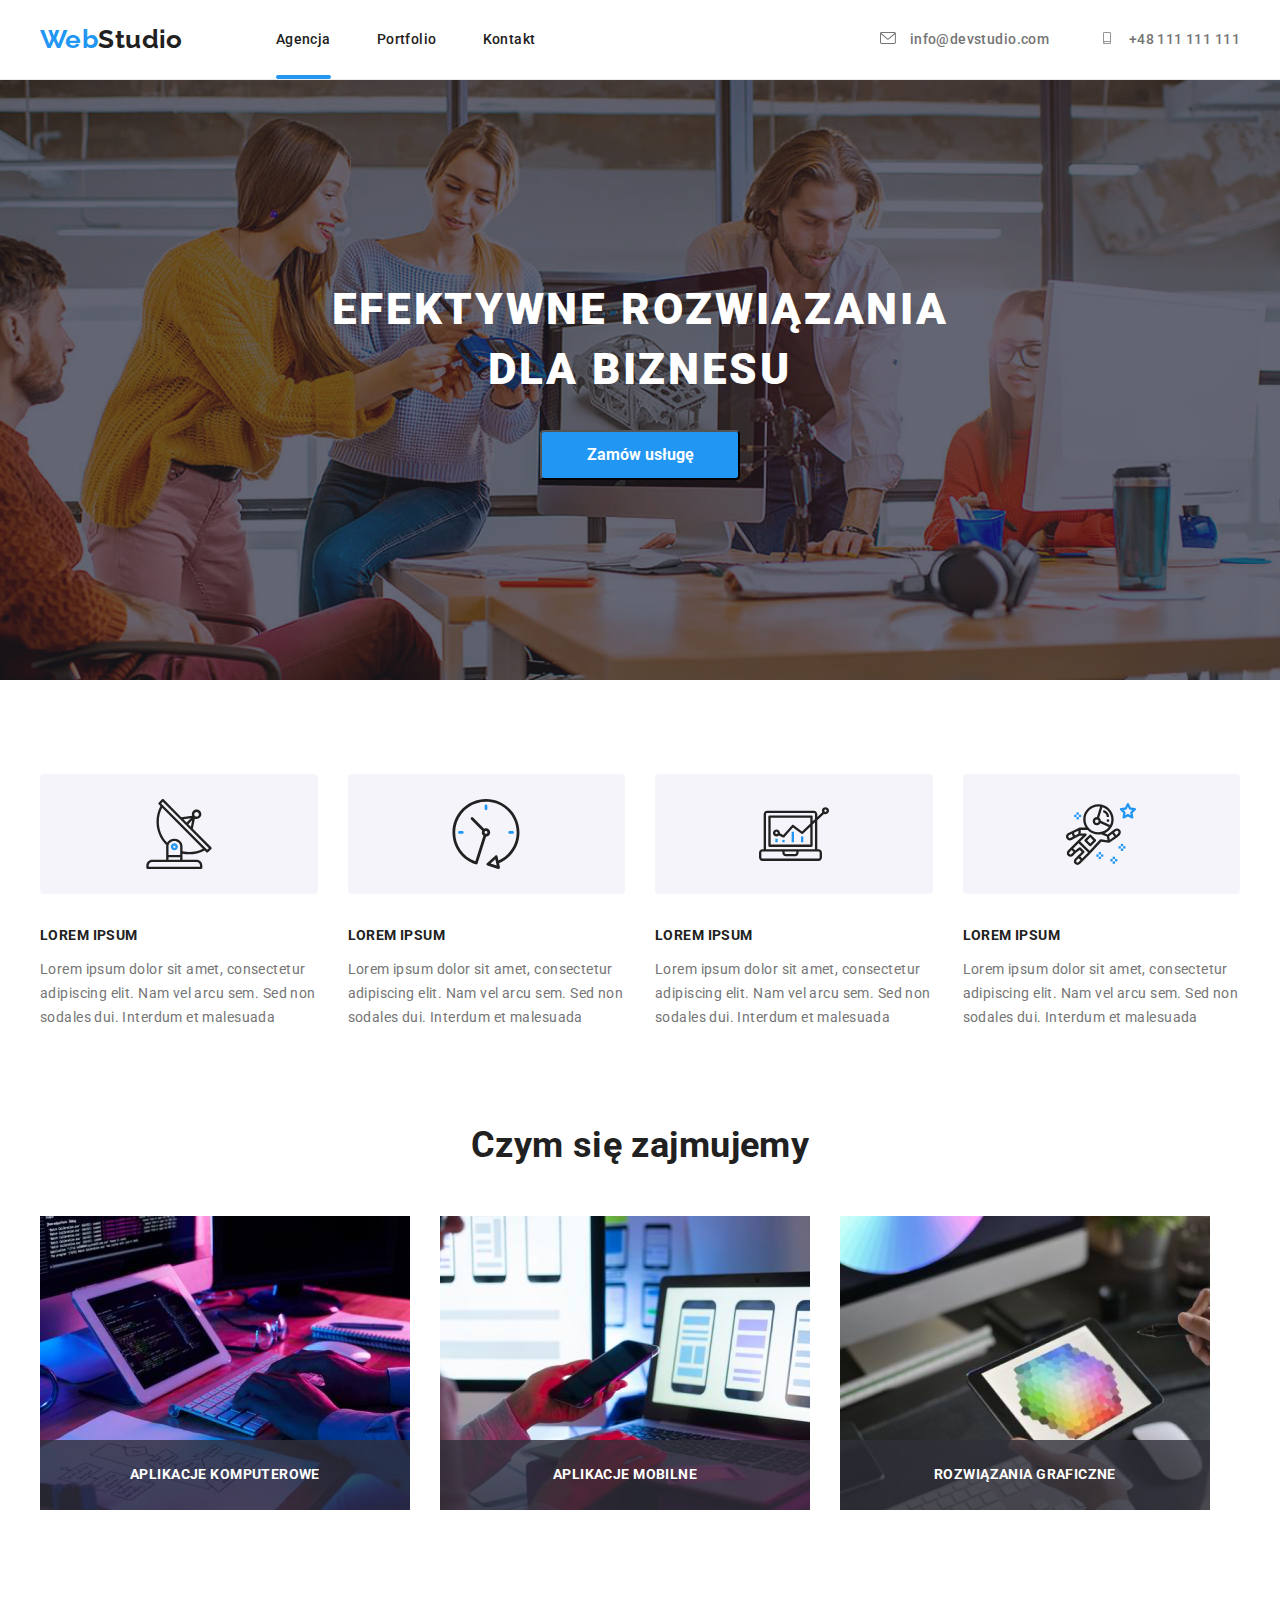
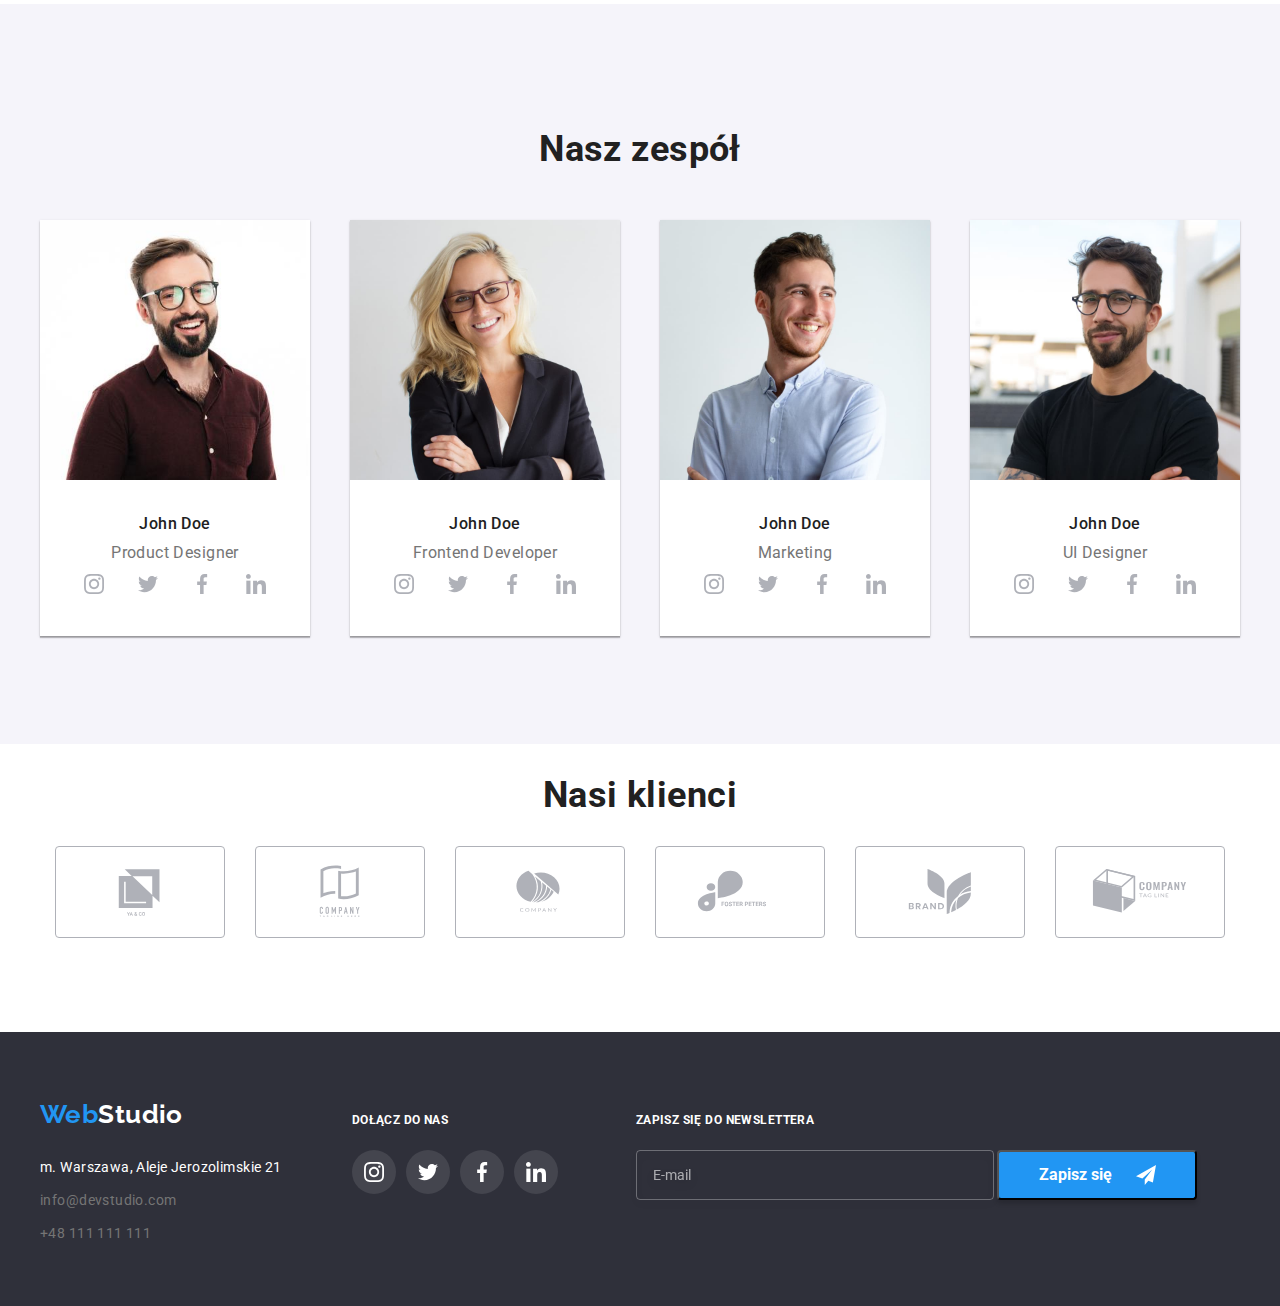
<file: index.html>
<!DOCTYPE html>
<html lang="pl">

<head>
    <meta charset="UTF-8">
    <meta name="description" content="Główna strona projektu />
    <meta name=" viewport" content="width=device-width, initial-scale=1.0">
    <link rel="stylesheet" href="./css/styles.css" />
    <link rel="stylesheet"
        href="https://cdnjs.cloudflare.com/ajax/libs/modern-normalize/1.0.0/modern-normalize.min.css" />
    <link rel="preconnect" href="https://fonts.googleapis.com">
    <link rel="preconnect" href="https://fonts.gstatic.com" crossorigin>
    <link
        href="https://fonts.googleapis.com/css2?family=Raleway:wght@700&family=Roboto:wght@400;500;700;900&display=swap"
        rel="stylesheet">
    <title>Studio</title>
</head>

<body>
    <header class="header">
        <div class="container">
            <a href="index.html" class="logo"> <span class="blue">Web</span>Studio</a>
            <div>
                <nav class="container-item1">
                    <ul class="navigation">
                        <li class="navigation-item"><a class="link active" href="index.html">Agencja</a></li>
                        <li class="navigation-item"><a class="link" href="portfolio.html">Portfolio</a></li>
                        <li class="navigation-item"><a class="link" href="">Kontakt</a></li>
                    </ul>
                </nav>
            </div>
            <div class="contact container-item1">
                <a href="mailto:info@devstudio.com" class="link mail">
                    <svg width="16px" height="12px">
                        <use href="./images/icons.svg#icon-envelope"></use>
                    </svg>
                    info@devstudio.com
                </a>
                <a href="tel:+48111111111" class="link tel">
                    <svg width="16px" height="12px">
                        <use href="./images/icons.svg#icon-smartphone"></use>
                    </svg>
                    +48 111 111 111
                </a>
            </div>
        </div>
    </header>
    <section class="advert">
        <div class="hero">
        <div class="container">
            <h1 class="title advert-item">EFEKTYWNE ROZWIĄZANIA DLA BIZNESU</h1>
            <button class="button1 advert-item" type="button" data-modal-open>Zamów usługę</button>
        </div>
        </div>
    </section>
    <section>
        <div class="container">
            <ul class="list1">
                <li class="text1">
                    <div class="lorem-icon">
                        <svg width="70px" height="70px">
                            <use href="./images/icons.svg#icon-antenna"></use>
                        </svg>
                    </div>
                    <div class="text1-title">LOREM IPSUM</div>
                    <div class="text1-text">Lorem ipsum dolor sit amet, consectetur adipiscing elit. Nam vel arcu sem.
                        Sed non sodales dui. Interdum et malesuada</div>
                </li>
                <li class="text1">
                    <div class="lorem-icon">
                        <svg width="70px" height="70px">
                            <use href="./images/icons.svg#icon-clock"></use>
                        </svg>
                    </div>
                    <div class="text1-title">LOREM IPSUM</div>
                    <div class="text1-text">Lorem ipsum dolor sit amet, consectetur adipiscing elit. Nam vel arcu sem.
                        Sed non sodales dui. Interdum et malesuada</div>
                </li>
                <li class="text1">
                    <div class="lorem-icon">
                        <svg width="70px" height="70px">
                            <use href="./images/icons.svg#icon-diagram"></use>
                        </svg>
                    </div>
                    <div class="text1-title">LOREM IPSUM</div>
                    <div class="text1-text">Lorem ipsum dolor sit amet, consectetur adipiscing elit. Nam vel arcu sem.
                        Sed non sodales dui. Interdum et malesuada</div>
                </li>
                <li class="text1">
                    <div class="lorem-icon">
                        <svg width="70px" height="70px">
                            <use href="./images/icons.svg#icon-astronaut"></use>
                        </svg>
                    </div>
                    <div class="text1-title">LOREM IPSUM</div>
                    <div class="text1-text">Lorem ipsum dolor sit amet, consectetur adipiscing elit. Nam vel arcu sem.
                        Sed non sodales dui. Interdum et malesuada</div>
                </li>
            </ul>
        </div>
    </section>
    <section>
        <div class="container">
            <h2 class="title2">Czym się zajmujemy</h2>
            <ul class="list2">
                <li class="box1">
                    <img src="images/table.jpg" alt="Osoba pisząca na klawiaturze kod" width="370" height="294" />
                    <p class="box1-label">APLIKACJE KOMPUTEROWE</p>
                </li>
                <li class="box1">
                    <img src="images/layout.jpg" alt="Osoba wybierająca layout aplikacji mobilnej na telefonie"
                        width="370" height="294" />
                    <p class="box1-label">APLIKACJE MOBILNE</p>
                </li>
                <li class="box1">
                    <img src="images/colors.jpg" alt="Paleta barw na ekranie tabletu" width="370" height="294" />
                    <p class="box1-label">ROZWIĄZANIA GRAFICZNE</p>
                </li class="box1">
            </ul>
        </div>
    </section>
    <section class="team">
        <div class="container">
            <h2 class="team-title">Nasz zespół</h2>
            <ul class="johns">
                <li class="text2">
                    <figure class="team-member">
                        <img src="images/John1.jpg" alt="Portret Johna1" width="270" height="260" />
                        <figcaption class="john-figcaption">
                            <span class="accent">John Doe</span>
                            <div class="standing">Product Designer</div>
                            <ul class="social-links">
                                <li>
                                    <a class="social-links-icon" href="">
                                        <svg width="20px" height="20px" class="social-links-icon-image">
                                            <use href="./images/icons.svg#icon-instagram"></use>
                                        </svg>
                                    </a>
                                </li>
                                <li>
                                    <a class="social-links-icon" href="">
                                        <svg width="20px" height="20px" class="social-links-icon-element">
                                            <use href="./images/icons.svg#icon-twitter"></use>
                                        </svg>
                                    </a>
                                </li>
                                <li>
                                    <a class="social-links-icon" href="">
                                        <svg width="20px" height="20px">
                                            <use href="./images/icons.svg#icon-facebook"></use>
                                        </svg>
                                    </a>
                                </li>
                                <li>
                                    <a class="social-links-icon" href="">
                                        <svg width="20px" height="20px">
                                            <use href="./images/icons.svg#icon-linkedin"></use>
                                        </svg>
                                    </a>
                                </li>
                            </ul>
                        </figcaption>
                    </figure>
                </li>
                <li class="text2">
                    <figure class="team-member">
                        <img src="images/John2.jpg" alt="Portret Johna2" width="270" height="260" />
                        <figcaption class="john-figcaption">
                            <span class="accent">John Doe</span>
                            <div class="standing">Frontend Developer</div>
                            <ul class="social-links">
                                <li>
                                    <a class="social-links-icon" href="">
                                        <svg width="20px" height="20px" class="social-links-icon-image">
                                            <use href="./images/icons.svg#icon-instagram"></use>
                                        </svg>
                                    </a>
                                </li>
                                <li>
                                    <a class="social-links-icon" href="">
                                        <svg width="20px" height="20px" class="social-links-icon-element">
                                            <use href="./images/icons.svg#icon-twitter"></use>
                                        </svg>
                                    </a>
                                </li>
                                <li>
                                    <a class="social-links-icon" href="">
                                        <svg width="20px" height="20px">
                                            <use href="./images/icons.svg#icon-facebook"></use>
                                        </svg>
                                    </a>
                                </li>
                                <li>
                                    <a class="social-links-icon" href="">
                                        <svg width="20px" height="20px">
                                            <use href="./images/icons.svg#icon-linkedin"></use>
                                        </svg>
                                    </a>
                                </li>
                            </ul>
                        </figcaption>
                    </figure>
                </li>
                <li class="text2">
                    <figure class="team-member">
                        <img src="images/John3.jpg" alt="Portret Johna3" width="270" height="260" />
                        <figcaption class="john-figcaption">
                            <span class="accent">John Doe</span>
                            <div class="standing">Marketing</div>
                            <ul class="social-links">
                                <li>
                                    <a class="social-links-icon" href="">
                                        <svg width="20px" height="20px" class="social-links-icon-image">
                                            <use href="./images/icons.svg#icon-instagram"></use>
                                        </svg>
                                    </a>
                                </li>
                                <li>
                                    <a class="social-links-icon" href="">
                                        <svg width="20px" height="20px" class="social-links-icon-element">
                                            <use href="./images/icons.svg#icon-twitter"></use>
                                        </svg>
                                    </a>
                                </li>
                                <li>
                                    <a class="social-links-icon" href="">
                                        <svg width="20px" height="20px">
                                            <use href="./images/icons.svg#icon-facebook"></use>
                                        </svg>
                                    </a>
                                </li>
                                <li>
                                    <a class="social-links-icon" href="">
                                        <svg width="20px" height="20px">
                                            <use href="./images/icons.svg#icon-linkedin"></use>
                                        </svg>
                                    </a>
                                </li>
                            </ul>
                        </figcaption>
                    </figure>
                </li>
                <li class="text2">
                    <figure class="team-member">
                        <img src="images/John4.jpg" alt="Portret Johna4" width="270" height="260" />
                        <figcaption class="john-figcaption">
                            <span class="accent">John Doe</span>
                            <div class="standing">UI Designer</div>
                            <ul class="social-links">
                                <li>
                                    <a class="social-links-icon" href="">
                                        <svg width="20px" height="20px" class="social-links-icon-image">
                                            <use href="./images/icons.svg#icon-instagram"></use>
                                        </svg>
                                    </a>
                                </li>
                                <li>
                                    <a class="social-links-icon" href="">
                                        <svg width="20px" height="20px" class="social-links-icon-element">
                                            <use href="./images/icons.svg#icon-twitter"></use>
                                        </svg>
                                    </a>
                                </li>
                                <li>
                                    <a class="social-links-icon" href="">
                                        <svg width="20px" height="20px">
                                            <use href="./images/icons.svg#icon-facebook"></use>
                                        </svg>
                                    </a>
                                </li>
                                <li>
                                    <a class="social-links-icon" href="">
                                        <svg width="20px" height="20px">
                                            <use href="./images/icons.svg#icon-linkedin"></use>
                                        </svg>
                                    </a>
                                </li>
                            </ul>
                        </figcaption>
                    </figure>
                </li>
            </ul>
        </div>
    </section>
    <section>
        <div class="container">
            <h2 class="clients-title">Nasi klienci</h2>
            <ul class="clients-list">
                <li class="client">
                    <svg class="client-logo">
                        <use href="./images/icons.svg#icon-logo1"></use>
                    </svg>
                </li>
                <li class="client">
                    <svg class="client-logo">
                        <use href="./images/icons.svg#icon-logo2"></use>
                    </svg>
                </li>
                <li class="client">
                    <svg class="client-logo">
                        <use href="./images/icons.svg#icon-logo3"></use>
                    </svg>
                </li>
                <li class="client">
                    <svg class="client-logo">
                        <use href="./images/icons.svg#icon-logo4"></use>
                    </svg>
                </li>
                <li class="client">
                    <svg class="client-logo">
                        <use href="./images/icons.svg#icon-logo5"></use>
                    </svg>
                </li>
                <li class="client">
                    <svg class="client-logo">
                        <use href="./images/icons.svg#icon-logo6"></use>
                    </svg>
                </li>
            </ul>
        </div>
    </section>
    <footer class="footer">
        <div class="container footer-container">
            <div class="footer-left">
            <a href="/index.html" class="logo"> <span>Web</span>Studio</a>
            <address class="address footer-address">
                m. Warszawa, Aleje Jerozolimskie 21
            </address>
            <address class="contact">
                <a class="footer-address" href="mailto:info@devstudio.com">info@devstudio.com</a>
                <a class="footer-address" href="tel:+48111111111">+48 111 111 111</a>
            </address>
            </div>
            <div class="social-footer">
                <h5>DOŁĄCZ DO NAS</h5>
                <ul class="social-footer-links">
                    <li>
                        <a class="social-footer-links-icon" href="">
                            <svg width="20px" height="20px" class="social-links-icon-image">
                                <use href="./images/icons.svg#icon-instagram"></use>
                            </svg>
                        </a>
                    </li>
                    <li>
                        <a class="social-footer-links-icon" href="">
                            <svg width="20px" height="20px" class="social-links-icon-element">
                                <use href="./images/icons.svg#icon-twitter"></use>
                            </svg>
                        </a>
                    </li>
                    <li>
                        <a class="social-footer-links-icon" href="">
                            <svg width="20px" height="20px">
                                <use href="./images/icons.svg#icon-facebook"></use>
                            </svg>
                        </a>
                    </li>
                    <li>
                        <a class="social-footer-links-icon" href="">
                            <svg width="20px" height="20px">
                                <use href="./images/icons.svg#icon-linkedin"></use>
                            </svg>
                        </a>
                    </li>
                </ul>
            </div>
            <div class="e-mail-input">
                <h5>ZAPISZ SIĘ DO NEWSLETTERA</h5>
                <form>
                    <input type="email" placeholder="E-mail" class="footer-input" />
                    <button type="submit" class="footer-input-button">
                        <div class="footer-input-button-inside">Zapisz się
                        <svg width="20px" height="20px" class="footer-input-button-icon">
                            <use href="./images/icons.svg#icon-send"></use>
                        </svg>
                        </div>
                    </button>
                </form>
            </div>
        </div>
    </footer>
    <!-- MODAL -->
    <div class="backdrop is-hidden" data-modal>
      <div class="modal">
        <button type="button" class="close-button" data-modal-close>X</button>
        <form class="modal-form">
            <h3 class="modal-form-title">Zostaw swoje dane w formularzu poniżej</h3>
            <label for="first-name">
                <div class="modal-input-box">
                <div class="modal-form-input-title">Imie</div>
                <input id="first-name" type="text" name="first-name" class="modal-input" required/>
                <svg width="12px" height="12px" class="modal-form-icon">
                    <use href="./images/icons.svg#icon-person"></use>
                </svg>
                </div>
            </label>
            <label for="telephone-number">
                <div class="modal-input-box">
                <div class="modal-form-input-title">Telefon</div>
                <input id="telephone-number" type="tel" name="tel" class="modal-input" required/>
                <svg width="12px" height="12px" class="modal-form-icon">
                    <use href="./images/icons.svg#icon-phone"></use>
                </svg>
                </div>
            </label>
            <label for="email" class="">
                <div class="modal-input-box">
                <div class="modal-form-input-title">Email</div>
                <input id="email" type="email" name="email" class="modal-input" required/>
                <svg width="12px" height="12px" class="modal-form-icon">
                    <use href="./images/icons.svg#icon-email"></use>
                </svg>
                </div>
            </label>
            <label for="comment">
                <div class="modal-form-input-title">Komentarz</div>
                <textarea id="comment" name="comment" placeholder="Wprowadź tekst" class="modal-textarea"></textarea>
            </label>
            <div class="modal-terms">
            <input type="checkbox" name="statute-checkbox" id="user-policy" class="modal-form-policy visually-hidden" required/> 
            <label for="user-policy" class="modal-form-policy-text">
            <span>Oświadczam iż akceptuję <a class="checkbox-statute-links" href="">Regulamin</a> i <a class="checkbox-statute-links" href="">Politykę Prywatności.</a></span>
            </label>
            </div>
            <div class="modal-submit">
            <button type="submit" class="modal-form-button">Wyślij</button>
            </div>
        </form>
      </div>
    </div>
    <script src="./js/modal.js"></script>
</body>
</html>
</file>
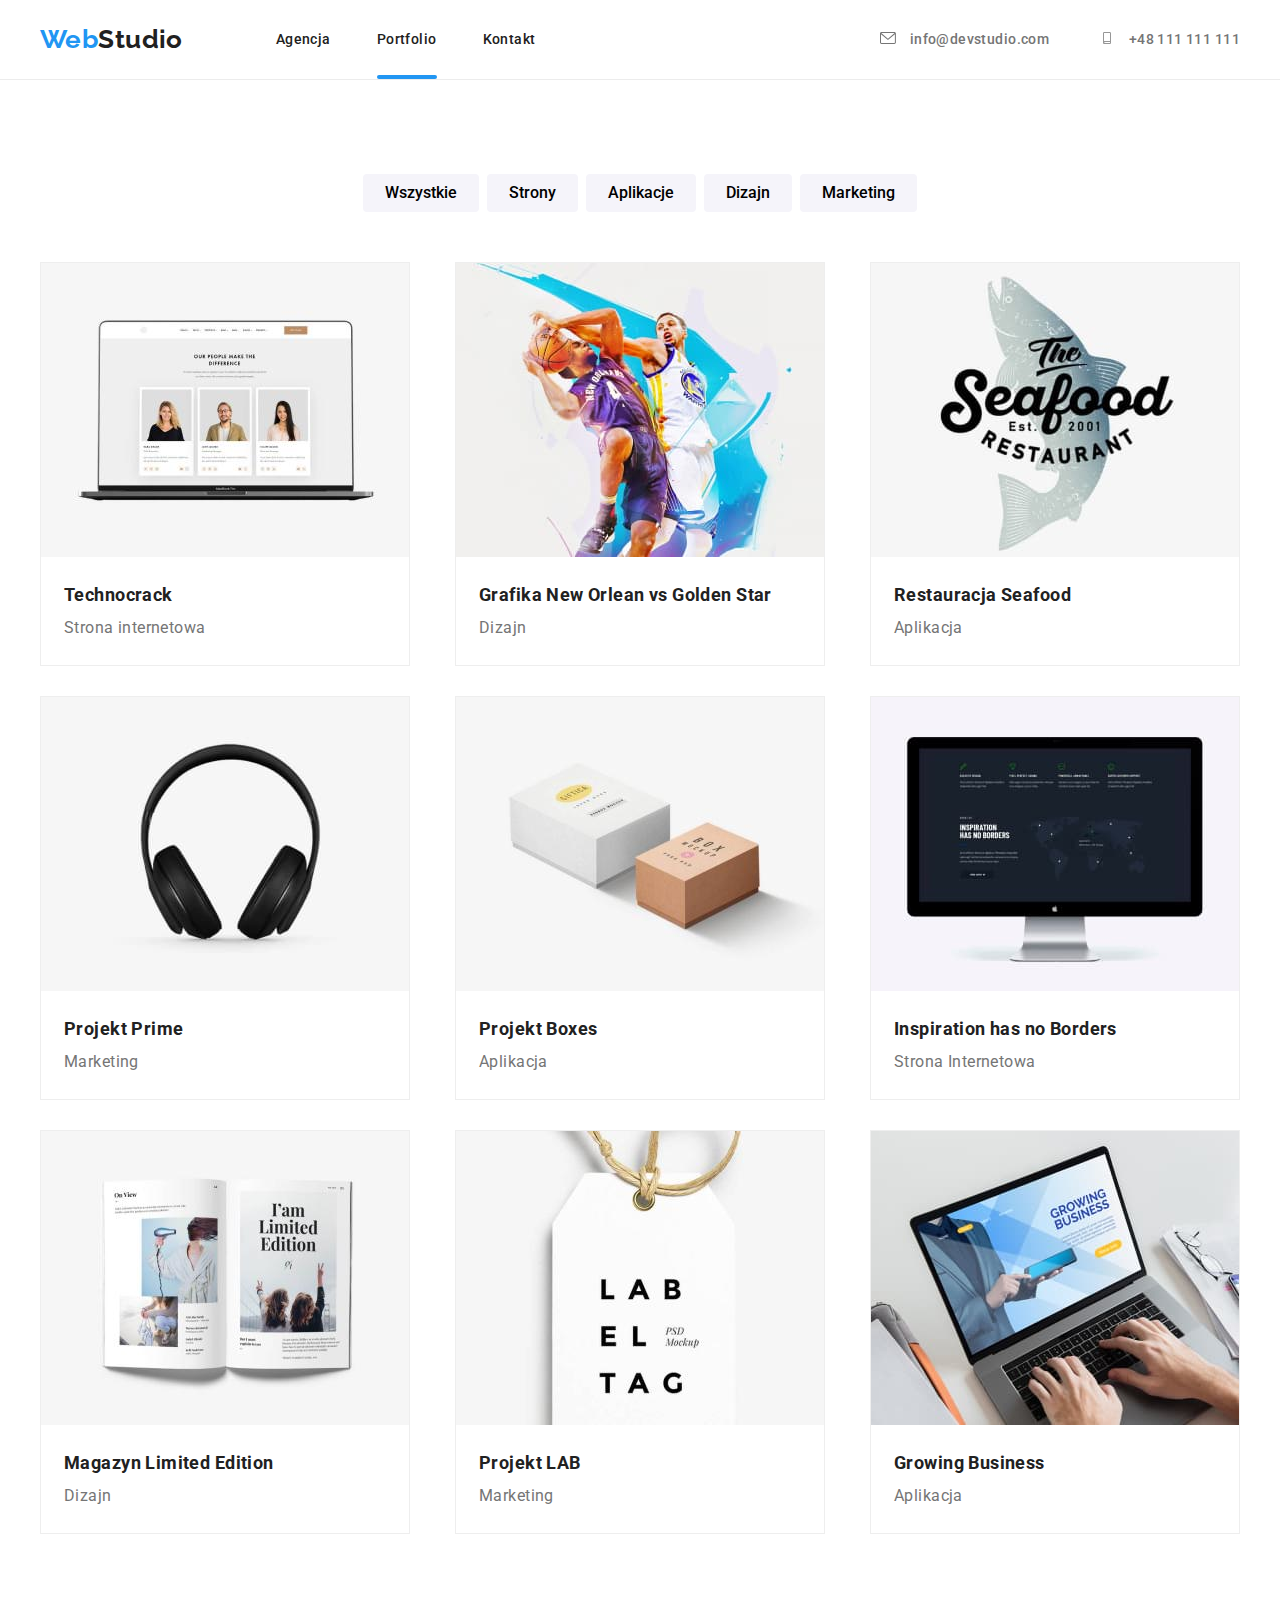
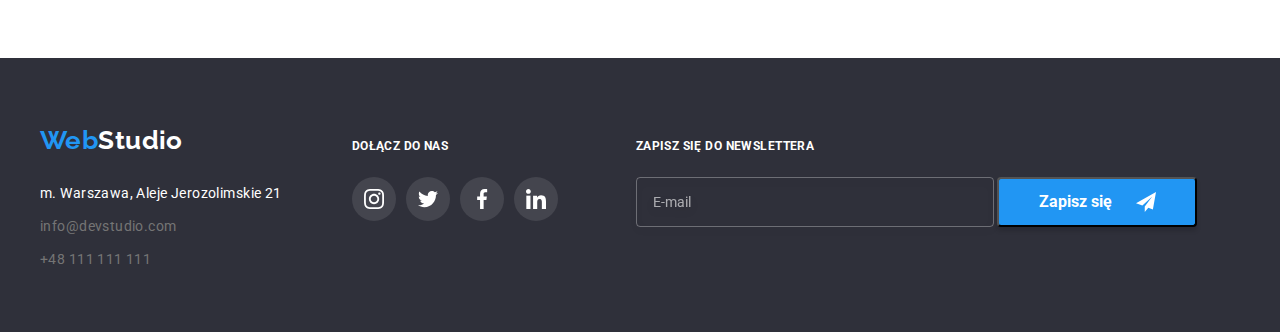
<file: portfolio.html>
<!DOCTYPE html>
<html lang="pl">
  <head>
    <meta charset="UTF-8" />
    <meta name="description" content="Zakładka porfolio projektu" />
    <meta name="viewport" content="width=device-width, initial-scale=1.0" />
    <link rel="preconnect" href="https://fonts.googleapis.com" />
    <link rel="preconnect" href="https://fonts.gstatic.com" crossorigin />
    <link
      href="https://fonts.googleapis.com/css2?family=Raleway:wght@700&family=Roboto:wght@400;500;700;900&display=swap"
      rel="stylesheet"
    />
    <title>Portfolio</title>
    <link rel="stylesheet" href="./css/styles.css" />
    <link
      rel="stylesheet"
      href="https://cdnjs.cloudflare.com/ajax/libs/modern-normalize/1.0.0/modern-normalize.min.css"
    />
  </head>
  <body>
    <header class="header">
      <div class="container">
        <a href="index.html" class="logo">
          <span class="blue">Web</span>Studio</a
        >
        <div>
          <nav class="container-item1">
            <ul class="navigation">
              <li class="navigation-item">
                <a class="link" href="index.html">Agencja</a>
              </li>
              <li class="navigation-item">
                <a class="link active" href="portfolio.html">Portfolio</a>
              </li>
              <li class="navigation-item">
                <a class="link" href="">Kontakt</a>
              </li>
            </ul>
          </nav>
        </div>
        <div class="contact container-item1">
          <a href="mailto:info@devstudio.com" class="link mail">
            <svg width="16px" height="12px">
              <use href="./images/icons.svg#icon-envelope"></use>
            </svg>
            info@devstudio.com
          </a>
          <a href="tel:+48111111111" class="link tel">
            <svg width="16px" height="12px">
              <use href="./images/icons.svg#icon-smartphone"></use>
            </svg>
            +48 111 111 111
          </a>
        </div>
      </div>
    </header>
    <main class="portfolio-section">
      <section class="portfolio-buttons">
        <div class="container">
          <ul class="button-list">
            <li class="button3">
              <button type="button" class="button2">Wszystkie</button>
            </li>
            <li class="button3">
              <button type="button" class="button2">Strony</button>
            </li>
            <li class="button3">
              <button type="button" class="button2">Aplikacje</button>
            </li>
            <li class="button3">
              <button type="button" class="button2">Dizajn</button>
            </li>
            <li class="button3">
              <button type="button" class="button2">Marketing</button>
            </li>
          </ul>
        </div>
      </section>
      <section>
        <div class="container">
          <ul class="portfolio-list">
            <li class="text3">
              <figure class="text3-portfolio">
                <div class="portfolio-image">
                  <div class="portfolio-overlay">
                    <p>
                      Technocrack jest popularną platformą wykorzystywaną do
                      rozpowszechniania koronawirusa. Firmy wykorzystują tę
                      platformę do celów szpiegowskich i ataków na
                      niezabezpieczone serwery konkurencji
                    </p>
                  </div>
                  <img
                    src="images/Technocrack.jpg"
                    alt="Strona internetowa na ekranie"
                    width="370"
                    height="294"
                  />
                </div>
                <figcaption class="portfolio-title">
                  <h3>Technocrack</h3>
                  <div class="portfolio-description">Strona internetowa</div>
                </figcaption>
              </figure>
            </li>
            <li class="text3">
              <figure class="text3-portfolio">
                <div class="portfolio-image">
                  <div class="portfolio-overlay">
                    <p>
                      Technocrack jest popularną platformą wykorzystywaną do
                      rozpowszechniania koronawirusa. Firmy wykorzystują tę
                      platformę do celów szpiegowskich i ataków na
                      niezabezpieczone serwery konkurencji
                    </p>
                  </div>
                  <img
                    src="images/NOvsGS.jpg"
                    alt="Grafika New Orlean vs Golden Star"
                    width="370"
                    height="294"
                  />
                </div>
                <figcaption>
                  <h3>Grafika New Orlean vs Golden Star</h3>
                  <div class="portfolio-description">Dizajn</div>
                </figcaption>
              </figure>
            </li>
            <li class="text3">
              <figure class="text3-portfolio">
                <div class="portfolio-image">
                  <div class="portfolio-overlay">
                    <p>
                      Technocrack jest popularną platformą wykorzystywaną do
                      rozpowszechniania koronawirusa. Firmy wykorzystują tę
                      platformę do celów szpiegowskich i ataków na
                      niezabezpieczone serwery konkurencji
                    </p>
                  </div>
                  <img
                    src="images/Seafood.jpg"
                    alt="Logo restauracji Seafood"
                    width="370"
                    height="294"
                  />
                </div>
                <figcaption>
                  <h3>Restauracja Seafood</h3>
                  <div class="portfolio-description">Aplikacja</div>
                </figcaption>
              </figure>
            </li>
            <li class="text3">
              <figure class="text3-portfolio">
                <div class="portfolio-image">
                  <div class="portfolio-overlay">
                    <p>
                      Technocrack jest popularną platformą wykorzystywaną do
                      rozpowszechniania koronawirusa. Firmy wykorzystują tę
                      platformę do celów szpiegowskich i ataków na
                      niezabezpieczone serwery konkurencji
                    </p>
                  </div>
                  <img
                    src="images/Headphones.jpg"
                    alt="Słuchawki"
                    width="370"
                    height="294"
                  />
                </div>
                <figcaption>
                  <h3>Projekt Prime</h3>
                  <div class="portfolio-description">Marketing</div>
                </figcaption>
              </figure>
            </li>
            <li class="text3">
              <figure class="text3-portfolio">
                <div class="portfolio-image">
                  <div class="portfolio-overlay">
                    <p>
                      Technocrack jest popularną platformą wykorzystywaną do
                      rozpowszechniania koronawirusa. Firmy wykorzystują tę
                      platformę do celów szpiegowskich i ataków na
                      niezabezpieczone serwery konkurencji
                    </p>
                  </div>
                  <img
                    src="images/ProjectBoxes.jpg"
                    alt="Pudełka"
                    width="370"
                    height="294"
                  />
                </div>
                <figcaption>
                  <h3>Projekt Boxes</h3>
                  <div class="portfolio-description">Aplikacja</div>
                </figcaption>
              </figure>
            </li>
            <li class="text3">
              <figure class="text3-portfolio">
                <div class="portfolio-image">
                  <div class="portfolio-overlay">
                    <p>
                      Technocrack jest popularną platformą wykorzystywaną do
                      rozpowszechniania koronawirusa. Firmy wykorzystują tę
                      platformę do celów szpiegowskich i ataków na
                      niezabezpieczone serwery konkurencji
                    </p>
                  </div>
                  <img
                    src="images/Inspiration.jpg"
                    alt="Strona internetowa na ekranie"
                    width="370"
                    height="294"
                  />
                </div>
                <figcaption>
                  <h3>Inspiration has no Borders</h3>
                  <div class="portfolio-description">Strona Internetowa</div>
                </figcaption>
              </figure>
            </li>
            <li class="text3">
              <figure class="text3-portfolio">
                <div class="portfolio-image">
                  <div class="portfolio-overlay">
                    <p>
                      Technocrack jest popularną platformą wykorzystywaną do
                      rozpowszechniania koronawirusa. Firmy wykorzystują tę
                      platformę do celów szpiegowskich i ataków na
                      niezabezpieczone serwery konkurencji
                    </p>
                  </div>
                  <img
                    src="images/LimitedEdition.jpg"
                    alt="Magazyn Limited Edition"
                    width="370"
                    height="294"
                  />
                </div>
                <figcaption>
                  <h3>Magazyn Limited Edition</h3>
                  <div class="portfolio-description">Dizajn</div>
                </figcaption>
              </figure>
            </li>
            <li class="text3">
              <figure class="text3-portfolio">
                <div class="portfolio-image">
                  <div class="portfolio-overlay">
                    <p>
                      Technocrack jest popularną platformą wykorzystywaną do
                      rozpowszechniania koronawirusa. Firmy wykorzystują tę
                      platformę do celów szpiegowskich i ataków na
                      niezabezpieczone serwery konkurencji
                    </p>
                  </div>
                  <img
                    src="images/ProjectLAB.jpg"
                    alt="Etykieta LABEL TAG"
                    width="370"
                    height="294"
                  />
                </div>
                <figcaption>
                  <h3>Projekt LAB</h3>
                  <div class="portfolio-description">Marketing</div>
                </figcaption>
              </figure>
            </li>
            <li class="text3">
              <figure class="text3-portfolio">
                <div class="portfolio-image">
                  <div class="portfolio-overlay">
                    <p>
                      Technocrack jest popularną platformą wykorzystywaną do
                      rozpowszechniania koronawirusa. Firmy wykorzystują tę
                      platformę do celów szpiegowskich i ataków na
                      niezabezpieczone serwery konkurencji
                    </p>
                  </div>
                  <img
                    src="images/GrowingBusiness.jpg"
                    alt="Strona internetowa Growing Business"
                    width="370"
                    height="294"
                  />
                </div>
                <figcaption>
                  <h3>Growing Business</h3>
                  <div class="portfolio-description">Aplikacja</div>
                </figcaption>
              </figure>
            </li>
          </ul>
        </div>
      </section>
    </main>
    <footer class="footer">
      <div class="container footer-container">
        <div class="footer-left">
          <a href="/index.html" class="logo"> <span>Web</span>Studio</a>
          <address class="address footer-address">
            m. Warszawa, Aleje Jerozolimskie 21
          </address>
          <address class="contact">
            <a class="footer-address" href="mailto:info@devstudio.com"
              >info@devstudio.com</a
            >
            <a class="footer-address" href="tel:+48111111111"
              >+48 111 111 111</a
            >
          </address>
        </div>
        <div class="social-footer">
          <h5>DOŁĄCZ DO NAS</h5>
          <ul class="social-footer-links">
            <li>
              <a class="social-footer-links-icon" href="">
                <svg width="20px" height="20px" class="social-links-icon-image">
                  <use href="./images/icons.svg#icon-instagram"></use>
                </svg>
              </a>
            </li>
            <li>
              <a class="social-footer-links-icon" href="">
                <svg
                  width="20px"
                  height="20px"
                  class="social-links-icon-element"
                >
                  <use href="./images/icons.svg#icon-twitter"></use>
                </svg>
              </a>
            </li>
            <li>
              <a class="social-footer-links-icon" href="">
                <svg width="20px" height="20px">
                  <use href="./images/icons.svg#icon-facebook"></use>
                </svg>
              </a>
            </li>
            <li>
              <a class="social-footer-links-icon" href="">
                <svg width="20px" height="20px">
                  <use href="./images/icons.svg#icon-linkedin"></use>
                </svg>
              </a>
            </li>
          </ul>
        </div>
        <div class="e-mail-input">
          <h5>ZAPISZ SIĘ DO NEWSLETTERA</h5>
          <form>
            <input type="email" placeholder="E-mail" class="footer-input" />
            <button type="submit" class="footer-input-button">
              <div class="footer-input-button-inside">
                Zapisz się
                <svg
                  width="20px"
                  height="20px"
                  class="footer-input-button-icon"
                >
                  <use href="./images/icons.svg#icon-send"></use>
                </svg>
              </div>
            </button>
          </form>
        </div>
      </div>
    </footer>
  </body>
</html>
</file>
<file: css/styles.css>
body {
  font-family: "Roboto", "Raleway", sans-serif;
  color: #212121;
  font-weight: 400;
  font-size: 14px;
  line-height: 1.71;
  letter-spacing: 0.03em;
}
*,
*::after *::before {
  margin: 0;
  padding: 0;
}
input:focus,
textarea:focus {
  outline: none;
}
ul,
ol {
  padding: 0;
  list-style: none;
}
img {
  display: block;
}
.container {
  width: 1200px;
  margin: 0px auto;
}
header,
section,
footer {
  font-family: "Roboto", " Raleway", sans-serif;
}
/* HEADER */
.header {
  height: 80px;
}
.header {
  border-bottom: 1px solid #ececec;
}
.contact .link {
  display: inline;
}

.container .container-item1 {
  display: flex;
  margin-left: auto;
}
.container-item1 .navigation-item:not(:last-child) {
  margin-right: 46px;
}
.mail {
  margin-right: 50px;
}
.tel {
  margin-right: auto;
}
.header .container {
  display: flex;
  align-items: center;
}
.navigation,
.contact {
  display: flex;
  justify-content: center;
}
.logo {
  font-family: "Raleway";
  font-weight: 700;
  text-decoration: none;
  font-size: 26px;
  color: #212121;
  margin-right: 93px;
  display: flex;
  align-items: center;
  text-decoration: none;
}
.link {
  color: #212121;
  text-decoration: none;
  fill: currentColor;
}
.logo > span {
  color: #2196f3;
}
header {
  font-weight: 500;
  font-size: 14px;
}
.link:hover,
.link:focus {
  color: #2196f3;
  transition: 250ms cubic-bezier(0.4, 0, 0.2, 1);
}
.contact > a {
  color: #757575;
  text-decoration: none;
  display: block;
}
.contact > a:hover,
.contact > a:focus {
  color: #2196f3;
  cursor: pointer;
  transition: 250ms cubic-bezier(0.4, 0, 0.2, 1);
}
.contact > a > svg {
  margin-right: 10px;
}
.header {
  display: flex;
  list-style: none;
}
.navigation {
  display: flex;
  list-style: none;
  align-items: center;
}
.contact {
  display: block;
}
.active {
  position: relative;
}
.active::after {
  content: "";
  display: block;
  border-top: 4px solid #2196f3;
  border-radius: 2px;
  position: absolute;
  width: 100%;
  bottom: -32.5px;
}

/* ADVERT */
.container > .title {
  font-family: Roboto;
  color: #ffffff;
  font-weight: 900;
  font-size: 44px;
  line-height: 1.36;
  letter-spacing: 0.06em;
  width: 696px;
  text-align: center;
  margin: 0 auto;
}
.hero {
  background-image: linear-gradient(
      rgba(47, 48, 58, 0.4),
      rgba(47, 48, 58, 0.4)
    ),
    url(../images/background1.jpg);
  background-repeat: no-repeat;
  background-position: 50% 50%;
  height: 600px;
  max-width: 1600px;
  margin: 0 auto;
}
.advert {
  display: block;
  justify-content: center;
}
.advert.container {
  padding-top: 200px;
}
.advert .container .advert-item {
  display: flex;
}
.advert .advert-item {
  display: inline-block;
  align-items: center;
  justify-content: center;
}
.container .title {
  padding-top: 200px;
  padding-bottom: 30px;
}
.container .button1 {
  border-radius: 4px;
  padding: 10px auto;
  align-items: center;
}
.button1 {
  font-family: Roboto;
  color: #ffffff;
  background-color: #2196f3;
  font-weight: 700;
  font-size: 16px;
  line-height: 1.875;
  text-align: center;
  width: 200px;
  height: 50px;
  margin: 0 auto;
}
.button1:hover,
.button1:focus {
  cursor: pointer;
  transition: 250ms cubic-bezier(0.4, 0, 0.2, 1);
}
/* MAIN SECTION */
.text1 {
  color: #757575;
}
.lorem-icon {
  display: flex;
  justify-content: center;
  align-items: center;
  height: 120px;
  margin-bottom: 30px;
  border-radius: 4px;
  background-color: #f5f4fa;
}
.text1 > .text1-title {
  font-weight: 700;
  color: #212121;
  margin-bottom: 10px;
}
.list1 {
  display: flex;
  justify-content: space-between;
  margin: 94px auto;
}
.container .list1 {
  padding: 0;
}
.container .text1:not(:last-child) {
  margin-right: 30px;
}
/* WHAT ARE WE DOING */
h2 {
  font-weight: 700;
  font-size: 36px;
  line-height: 1.17;
  text-align: center;
}
.container .list2 {
  padding: 0;
}
.list2 .box1 {
  margin: 0;
}

.container .list2 {
  display: flex;
  align-content: space-between;
}
.box1 {
  position: relative;
}
.box1 > .box1-label {
  position: absolute;
  bottom: 0;
  left: 0;
  color: #ffffff;
  font-size: 14px;
  font-weight: 700;
  background-color: rgba(47, 48, 58, 0.8);
  width: 370px;
  height: 70px;
  margin: 0;
}
.box1-label {
  display: flex;
  align-items: center;
  justify-content: center;
}
.box1:not(:last-child) {
  padding-right: 30px;
}
.title2 {
  margin-bottom: 50px;
}
/* TEAM */
.team .container {
  margin-top: 94px;
  padding: 94px 0;
}
.team-title {
  margin-bottom: 50px;
}
.text2 {
  color: #757575;
  font-size: 16px;
  line-height: 1.19;
  text-align: center;
  box-shadow: 0px 1px 3px rgba(0, 0, 0, 0.12), 0px 1px 1px rgba(0, 0, 0, 0.14),
    0px 2px 1px rgba(0, 0, 0, 0.2);
  width: 270px;
  height: auto;
  margin: 0;
  background-color: #ffffff;
}
.johns {
  display: flex;
  justify-content: space-between;
}
.john-figcaption {
  margin: 30px auto;
}
.standing {
  margin-top: 10px;
}
.team-member img {
  margin: 0;
  padding: 0;
  display: inline;
  justify-content: flex-start;
}
.text2 .team-member {
  margin-block-start: 0;
  margin-block-end: 0;
  margin-inline-start: 0;
  margin-inline-end: 0;
}
.team {
  background-color: #f5f4fa;
}
.accent {
  color: #212121;
  font-weight: 500;
}

.social-links {
  margin: 0px auto 0px auto;
  width: 206px;
  height: 44px;
  display: flex;
  justify-content: space-between;
}
.social-links-icon {
  display: flex;
  justify-content: center;
  align-items: center;
  width: 44px;
  height: 44px;
  border-radius: 50%;
  background-color: #ffffff;
  fill: #afb1b8;
}
.social-links-icon:hover {
  background-color: #2196f3;
  fill: #ffffff;
  transition: 250ms cubic-bezier(0.4, 0, 0.2, 1);
}
/* CLIENTS */
.clients-list {
  display: flex;
  align-content: space-between;
  margin: 0 15px 94px 15px;
}
.client {
  display: flex;
  justify-content: center;
  align-content: center;
  align-self: center;
  width: 170px;
  height: 92px;
  border: 1px solid #afb1b8;
  border-radius: 4px;
  border-color: #afb1b8;
  fill: #afb1b8;
}
.client-logo {
  display: flex;
  align-content: center;
  width: 106px;
}
.client:not(:last-child) {
  margin-right: 30px;
}
.client:hover {
  fill: #2196f3;
  border-color: #2196f3;
  cursor: pointer;
  transition: 250ms cubic-bezier(0.4, 0, 0.2, 1);
}
/* FOOTER */
.footer [href="/index.html"] {
  color: inherit;
}
.footer {
  background-color: #2f303a;
  color: #ffffff;
}
.footer .container {
  padding: 60px 0;
}
address {
  font-style: normal;
}
.footer-address:not(:last-child) {
  margin-bottom: 9px;
}
footer .logo {
  margin-bottom: 20px;
}
address .contact {
  color: rgba(255, 255, 255, 0.6);
}
h5 {
  font-family: Roboto;
  font-weight: 700;
}
.social-footer {
  margin-left: 70px;
}
.social-footer-links {
  width: 206px;
  height: 80px;
  display: flex;
  justify-content: space-between;
}

.social-footer-links-icon {
  display: flex;
  justify-content: center;
  align-items: center;
  width: 44px;
  height: 44px;
  border-radius: 50%;
  background-color: rgba(255, 255, 255, 0.1);
  fill: #ffffff;
}
.social-footer-links-icon:hover {
  background-color: #2196f3;
  fill: #ffffff;
  transition: 250ms cubic-bezier(0.4, 0, 0.2, 1);
}
.footer-container {
  display: flex;
}
.e-mail-input {
  margin-left: 78px;
}
.footer-input {
  background-color: rgba(0, 0, 0, 0);
  border: 1px solid rgba(255, 255, 255, 0.3);
  filter: drop-shadow(0px 4px 4px rgba(0, 0, 0, 0.15));
  border-radius: 4px;
  width: 358px;
  height: 50px;
  padding-left: 16px;
  color: rgba(255, 255, 255, 0.6);
}
.footer-input::placeholder {
  color: rgba(255, 255, 255, 0.6);
}
.footer-input-button {
  font-family: Roboto;
  color: #ffffff;
  background-color: #2196f3;
  font-weight: 700;
  font-size: 16px;
  line-height: 1.875;
  text-align: center;
  width: 200px;
  height: 50px;
  margin: 0 auto;
  box-shadow: 0px 4px 4px rgba(0, 0, 0, 0.15);
  border-radius: 4px;
  cursor: pointer;
}
.footer-input-button-icon {
  fill: #ffffff;
  margin-left: 24px;
}
.footer-input-button-inside {
  display: flex;
  justify-content: center;
  align-items: center;
}

/* PORTFOLIO */

.button2 {
  font-family: "Roboto", "Raleway", sans-serif;
  font-weight: 500;
  font-size: 16px;
  line-height: 1.63;
  text-align: center;
  background-color: #f5f4fa;
  border-radius: 4px;
  height: 38px;
  padding: 6px 22px;
  border: 0;
}
.button2:hover,
.button2:focus {
  background-color: #2196f3;
  color: #ffffff;
  cursor: pointer;
  box-shadow: 0px 3px 1px rgba(0, 0, 0, 0.1), 0px 1px 2px rgba(0, 0, 0, 0.08),
    0px 2px 2px rgba(0, 0, 0, 0.12);
  transition: 250ms cubic-bezier(0.4, 0, 0.2, 1);
}
.portfolio-section {
  margin: 94px auto;
}
.container .button-list {
  display: flex;
  justify-content: center;
  margin: 0 auto;
}
.portfolio-buttons {
  margin-bottom: 50px;
}
.button3:not(:last-child) {
  margin-right: 8px;
}
.text3 {
  color: #757575;
  font-size: 16px;
  line-height: 1.88;
  border: 1px solid #eeeeee;
  width: 370px;
  height: 404px;
}
.text3:hover {
  box-shadow: 0px 1px 1px rgba(0, 0, 0, 0.12), 0px 4px 4px rgba(0, 0, 0, 0.06),
    1px 4px 6px rgba(0, 0, 0, 0.16);
  cursor: pointer;
  transition: 250ms cubic-bezier(0.4, 0, 0.2, 1);
}
.text3 .text3-portfolio {
  margin-block-start: 0;
  margin-block-end: 0;
  margin-inline-start: 0;
  margin-inline-end: 0;
}
.text3 figcaption {
  margin: 20px auto;
}
.text3 h3,
.text3 .portfolio-description {
  margin: 0 auto;
}
.text3 h3 {
  font-weight: 700;
  color: #212121;
  font-size: 18px;
  line-height: 2;
  width: 322px;
  height: 36px;
}
.text3 .portfolio-description {
  width: 322px;
  height: 30px;
}
.container .portfolio-list {
  display: flex;
  flex-wrap: wrap;
  justify-content: space-between;
}
.container .text3 {
  margin-bottom: 30px;
}
.portfolio-image {
  position: relative;
  overflow: hidden;
}
.portfolio-overlay {
  position: absolute;
  top: 0;
  left: 0;
  width: 370px;
  height: 294px;
  transform: translatey(100%);
  transition: transform 250ms ease;
  background-color: rgba(33, 150, 243, 0.9);
  padding: 49px 45px 49px 24px;
}
.portfolio-overlay > p {
  width: auto;
  height: auto;
  color: #ffffff;
  font-size: 18px;
  margin: 0;
  line-height: 1.56;
}
.text3-portfolio:hover .portfolio-overlay {
  transform: translatey(0);
}
/* BACKDROP */
.backdrop {
  position: fixed;
  left: 0;
  top: 0;
  width: 100%;
  height: 100%;
  background-color: rgba(0, 0, 0, 0.2);
  transition: 500ms cubic-bezier(0.4, 0, 0.2, 1);
}
.modal {
  position: absolute;
  top: 50%;
  left: 50%;
  transform: translate(-50%, -50%);
  width: 528px;
  min-height: 581px;
  background-color: #ffffff;
  box-shadow: 0px 1px 3px rgba(0, 0, 0, 0.12), 0px 1px 1px rgba(0, 0, 0, 0.14),
    0px 2px 1px rgba(0, 0, 0, 0.2);
  border-radius: 4px;
}
.close-button {
  position: absolute;
  top: 8px;
  right: 8px;
  width: 30px;
  height: 30px;
  background-color: #ffffff;
  border: 1px solid rgba(0, 0, 0, 0.1);
  border-radius: 50%;
  cursor: pointer;
}
.is-hidden {
  opacity: 0;
  visibility: hidden;
  pointer-events: none;
}
.modal-form {
  padding: 40px;
}
.statute-checkbox {
  color: #757575;
}
.modal-form-input-title {
  font-size: 12px;
  letter-spacing: 0.01em;
  color: #757575;
  margin-top: 10px;
  margin-bottom: 4px;
}
.modal-form-title {
  font-size: 20px;
  line-height: 1.15;
  text-align: center;
}
.modal-form-button {
  font-family: Roboto;
  color: #ffffff;
  background-color: #2196f3;
  font-weight: 700;
  font-size: 16px;
  line-height: 1.875;
  text-align: center;
  width: 200px;
  height: 50px;
  margin: 0 auto;
  box-shadow: 0px 4px 4px rgba(0, 0, 0, 0.15);
  border-radius: 4px;
  cursor: pointer;
}
.modal-input {
  width: 100%;
  height: 40px;
  border: 1px solid rgba(33, 33, 33, 0.2);
  border-radius: 4px;
  padding-left: 42px;
}
.modal-textarea {
  width: 100%;
  height: 120px;
  border: 1px solid rgba(33, 33, 33, 0.2);
  border-radius: 4px;
  resize: none;
  padding: 12px 16px;
}
.modal-textarea::placeholder {
  color: rgba(117, 117, 117, 0.5);
}
.modal-form-icon {
  position: absolute;
  left: 15px;
  bottom: 14px;
}
.modal-input-box {
  position: relative;
}
.modal-form-policy-text {
  display: flex;
  align-items: center;
  color: #757575;
  height: 24px;
  margin: 20px auto 30px auto;
}
.modal-form-policy-text::before {
  display: inline-block;
  content: "";
  width: 16px;
  height: 15px;
  border: 2px solid #000;
  border-radius: 2px;
  margin-right: 8px;
}
.modal-form-policy:checked + .modal-form-policy-text::before {
  border: none;
  background-image: url(../images/icon\ check.svg);
  transition: 250ms cubic-bezier(0.4, 0, 0.2, 1);
}
.visually-hidden {
  position: absolute !important;
  clip: rect(1px 1px 1px 1px);
  clip: rect(1px, 1px, 1px, 1px);
  padding: 0 !important;
  border: 0 !important;
  height: 1px !important;
  width: 1px !important;
  overflow: hidden;
}
.modal-submit {
  display: flex;
  justify-content: center;
  align-items: center;
}
.modal-input:focus-within,
.modal-textarea:focus-within {
  border-color: #2196f3;
  transition: 250ms cubic-bezier(0.4, 0, 0.2, 1);
}
.modal-input:focus-within + .modal-form-icon {
  fill: #2196f3;
  transition: 250ms cubic-bezier(0.4, 0, 0.2, 1);
}
</file>
